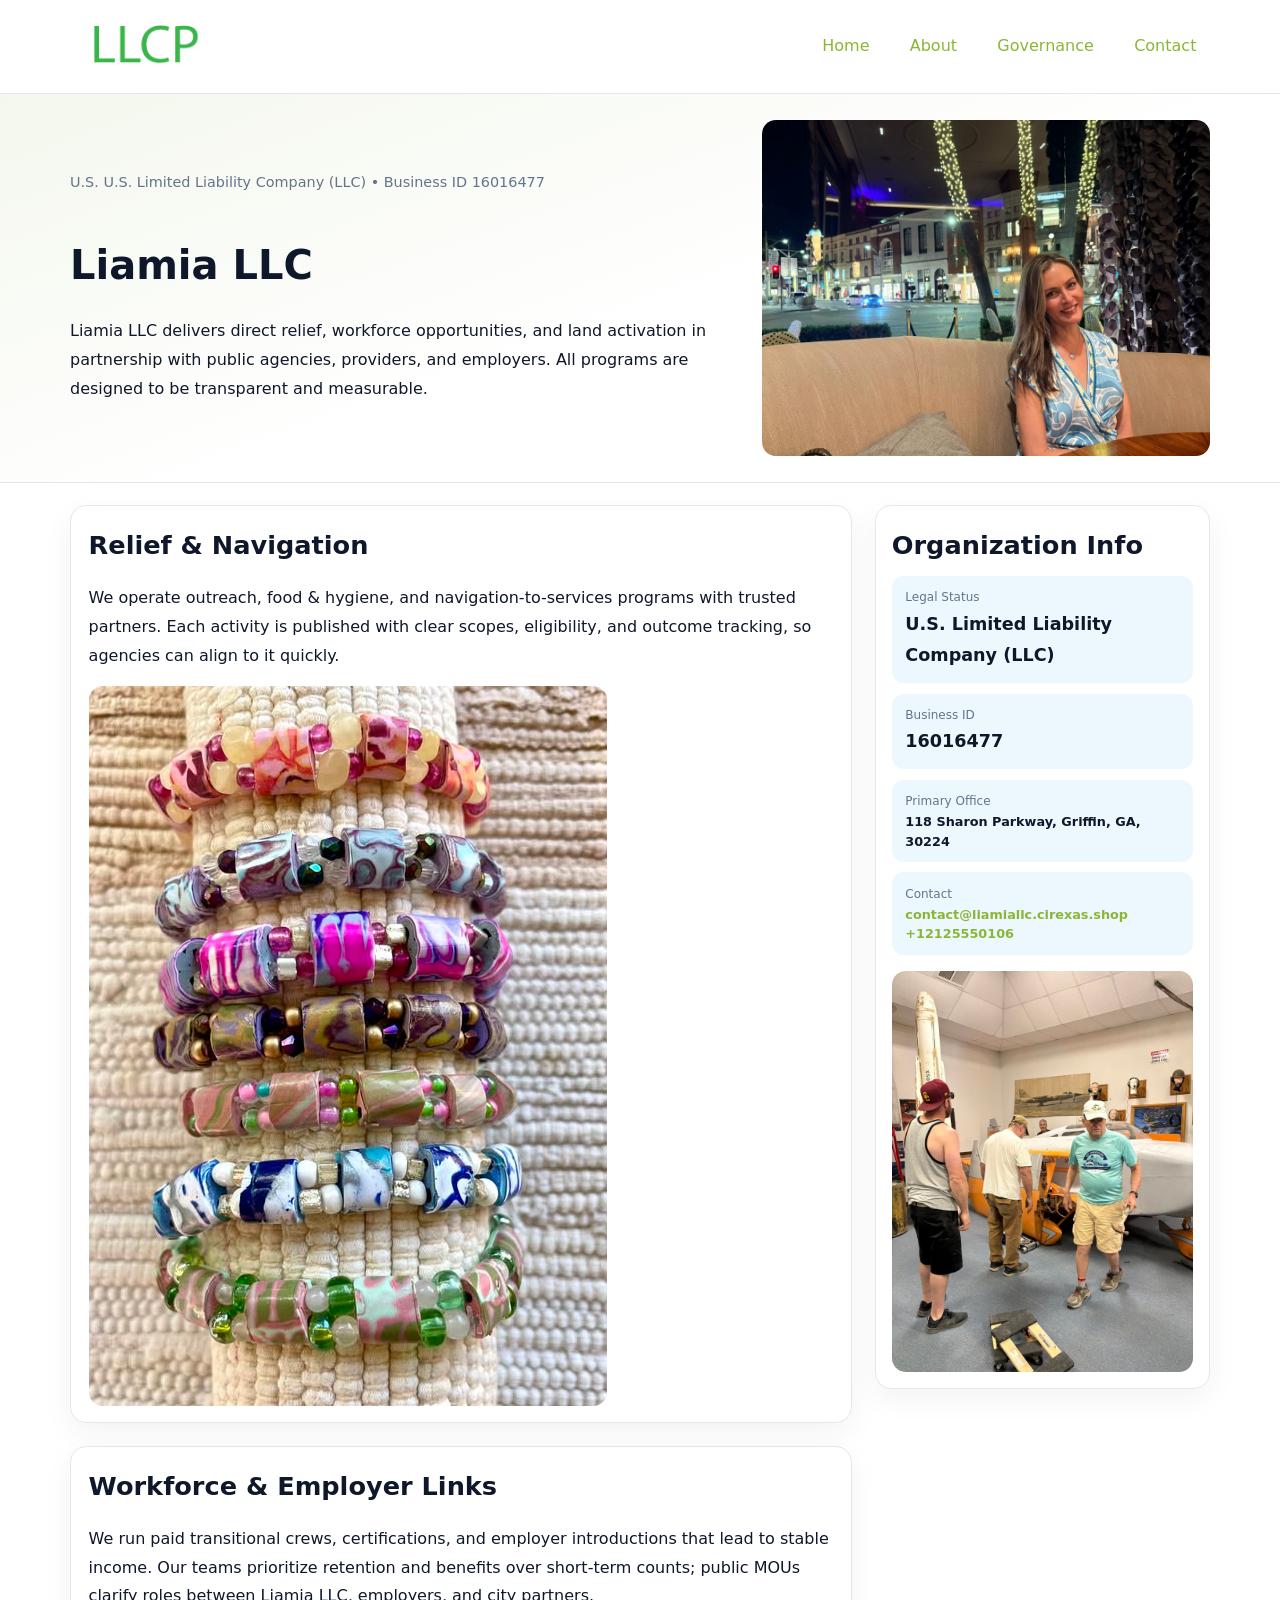
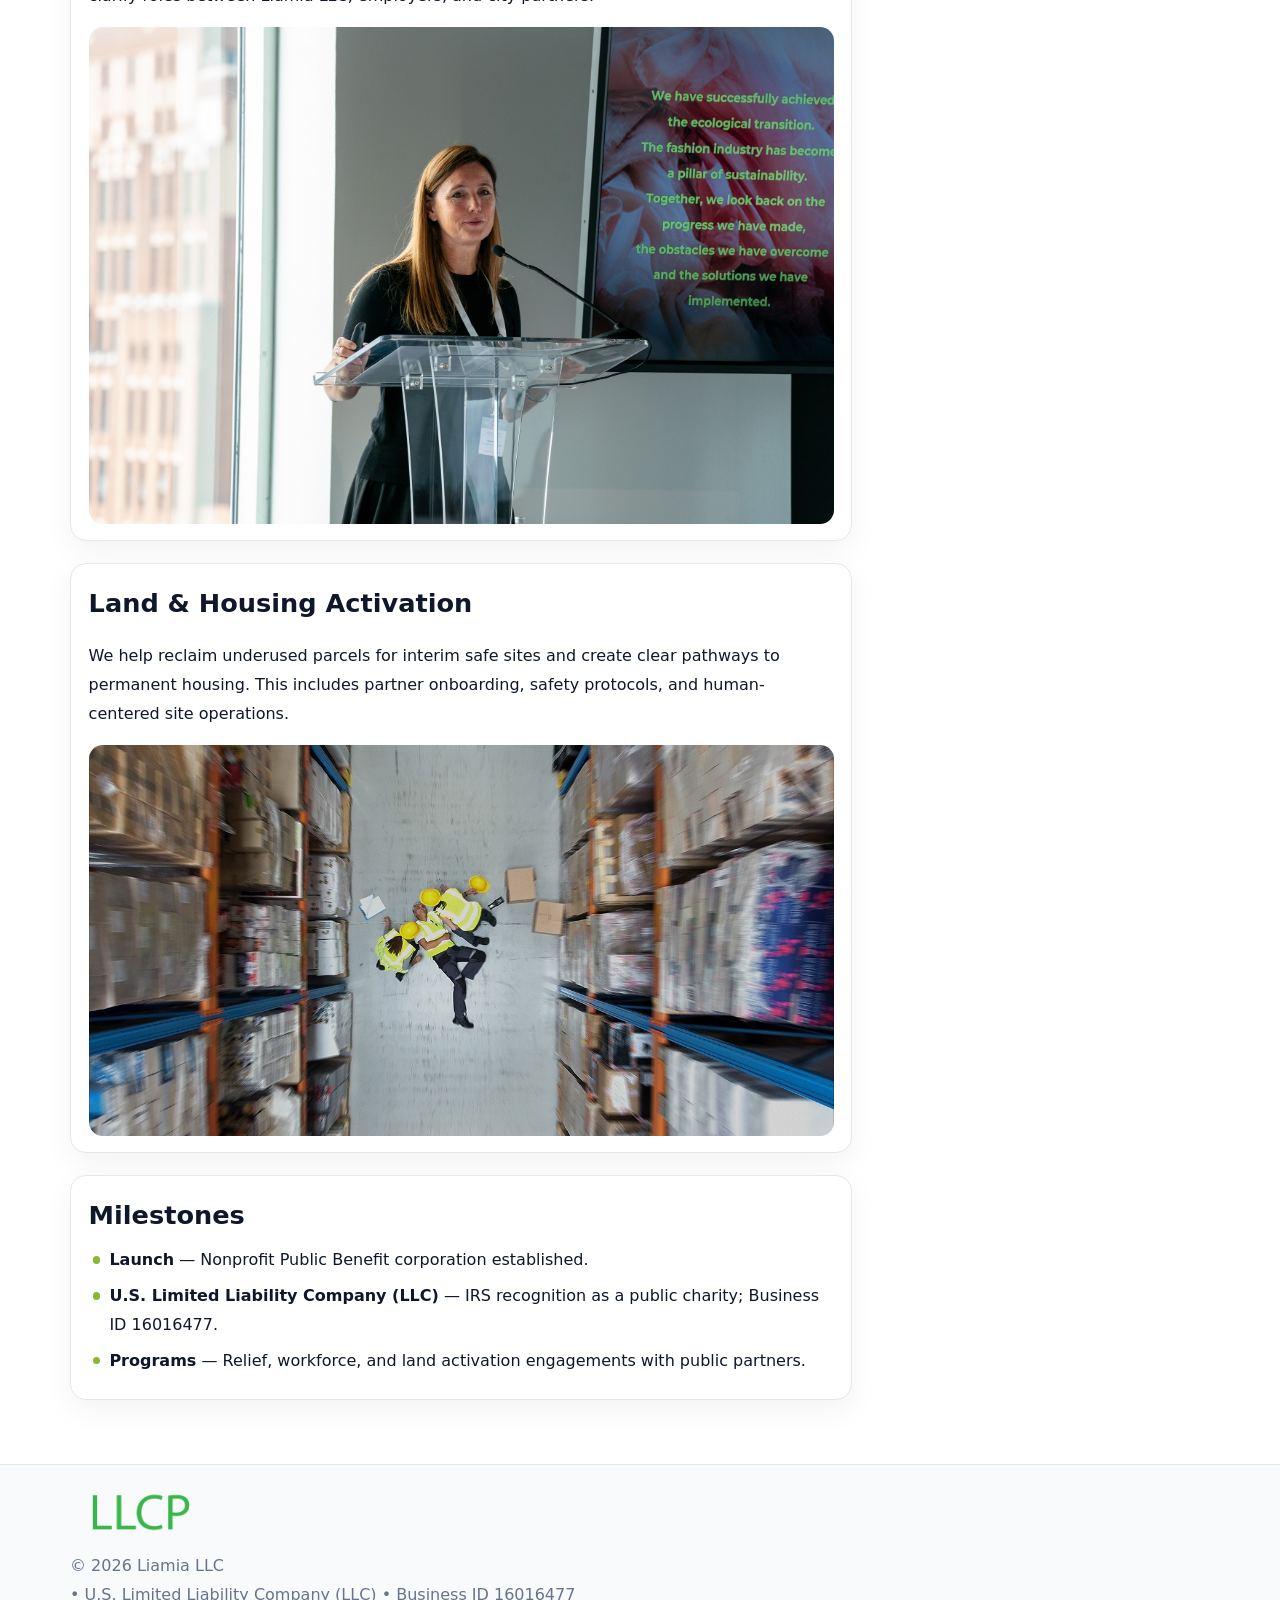
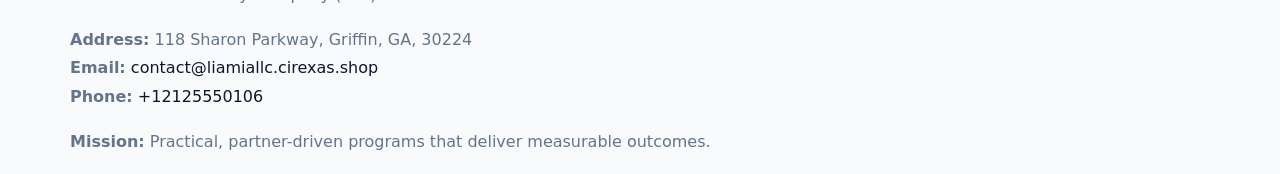
<file: index.html>
<!doctype html><html lang="en"><head>
<meta charset="utf-8">
<meta name="viewport" content="width=device-width,initial-scale=1">
<title>Liamia LLC – Nonprofit • 2025</title>
<link rel="stylesheet" href="assets/styles.css">
<link rel="icon" href="images/logo.png">
<meta name="data-ein" content="16016477">
<meta name="data-name" content="Liamia LLC">
<meta name="data-email" content="contact@liamiallc.cirexas.shop">
<meta name="data-phone" content="+12125550106">
<meta name="data-address" content="118 Sharon Parkway, Griffin, GA, 30224">
<meta name="data-map" content="118+Sharon+Parkway,+Griffin,+GA,+30224">
  <meta name="description" content="We are a 501(c)(3) organization advancing community services, education, and direct relief through transparent programs, local partnerships, and measurable outcomes.">
</head><body>
<div style="position:absolute;left:-9999px;top:-9999px;opacity:0" data-uniq="{{UNIQUE_BLOB}}">
  <span>We are a 501(c)(3) organization advancing community services, education, and direct relief through transparent programs, local partnerships, and measurable outcomes.</span><svg width="12" height="12" viewBox="0 0 12 12" xmlns="http://www.w3.org/2000/svg"><circle cx="6" cy="6" r="5" fill="#2b6cb0"/></svg><img src="images/reporting.jpg" width="1" height="1" alt="" loading="lazy"/>
</div>

<header>
  <div class="topnav">
    <a href="index.html"><img src="images/logo.png" alt="Liamia LLC" style="width:150px"></a>
    <nav>
      <a class="active" href="index.html">Home</a>
      <a href="about.html">About</a>
      <a href="governance.html">Governance</a>
      <a href="contact.html">Contact</a>
    </nav>
  </div>
</header>

<section class="c821475de75">
  <div class="hero-wrap">
    <div>
      <p class="subtle">U.S. U.S. Limited Liability Company (LLC) • Business ID 16016477</p>
      <h1>Liamia LLC</h1>
      <p class="cb6ee1a283f">Liamia LLC delivers direct relief, workforce opportunities, and land activation in partnership with public agencies, providers, and employers. All programs are designed to be transparent and measurable.</p>
    </div>
    <img src="images/hero.jpg" alt="Program photo">
  </div>
</section>

<div class="page">
  <main>
    <section class="section panel">
      <h2>Relief & Navigation</h2>
      <p>We operate outreach, food & hygiene, and navigation-to-services programs with trusted partners. Each activity is published with clear scopes, eligibility, and outcome tracking, so agencies can align to it quickly.</p>
      <img src="images/relief.jpg" alt="" style="margin-top:1rem">
    </section>

    <section class="section panel">
      <h2>Workforce & Employer Links</h2>
      <p>We run paid transitional crews, certifications, and employer introductions that lead to stable income. Our teams prioritize retention and benefits over short-term counts; public MOUs clarify roles between Liamia LLC, employers, and city partners.</p>
      <img src="images/jobs.jpg" alt="" style="margin-top:1rem">
    </section>

    <section class="section panel">
      <h2>Land & Housing Activation</h2>
      <p>We help reclaim underused parcels for interim safe sites and create clear pathways to permanent housing. This includes partner onboarding, safety protocols, and human-centered site operations.</p>
      <img src="images/land.jpg" alt="" style="margin-top:1rem">
    </section>

    <section class="section panel">
      <h2>Milestones</h2>
      <ul class="timeline">
        <li><strong>Launch</strong> — Nonprofit Public Benefit corporation established.</li>
        <li><strong>U.S. Limited Liability Company (LLC)</strong> — IRS recognition as a public charity; Business ID 16016477.</li>
        <li><strong>Programs</strong> — Relief, workforce, and land activation engagements with public partners.</li>
      </ul>
    </section>
  </main>

  <aside>
    <div class="sidebox">
      <h2>Organization Info</h2>
      <div class="metric">
        <div class="label">Legal Status</div>
        <div class="value">U.S. Limited Liability Company (LLC)</div>
      </div>
      <div class="metric">
        <div class="label">Business ID</div>
        <div class="value">16016477</div>
      </div>
      <div class="metric">
        <div class="label">Primary Office</div>
        <div class="value" style="font-size:.8rem;line-height:1.5">118 Sharon Parkway, Griffin, GA, 30224</div>
      </div>
      <div class="metric">
        <div class="label">Contact</div>
        <div class="value" style="font-size:.8rem;line-height:1.5">
          <a href="mailto:contact@liamiallc.cirexas.shop">contact@liamiallc.cirexas.shop</a><br>
          <a href="tel:+12125550106">+12125550106</a>
        </div>
      </div>
      <img src="images/community.jpg" alt="" style="margin-top:1rem">
    </div>
  </aside>
</div>

<footer>
  <div class="footer-wrap">
    <div class="footer-grid">
      <div class="footer-col">
        <img src="images/logo.png" alt="" style="width:140px;margin-bottom:.4rem">
        <div class="small">© <span id="year"></span> Liamia LLC</div>
        <div class="small"> • U.S. Limited Liability Company (LLC) • Business ID 16016477</div>
      </div>
      <div class="footer-col">
        <div class="small"><strong>Address:</strong> 118 Sharon Parkway, Griffin, GA, 30224</div>
        <div class="small"><strong>Email:</strong> <a href="mailto:contact@liamiallc.cirexas.shop">contact@liamiallc.cirexas.shop</a></div>
        <div class="small"><strong>Phone:</strong> <a href="tel:+12125550106">+12125550106</a></div>
      </div>
      <div class="footer-col">
        <div class="small"><strong>Mission:</strong> Practical, partner-driven programs that deliver measurable outcomes.</div>
      </div>
    </div>
  </div>
</footer>

<script>
(function(){
  function m(n){const e=document.querySelector('meta[name="'+n+'"]');return e?e.content:'';}
  function h(s){let x=2166136261>>>0;for(let i=0;i<s.length;i++){x^=s.charCodeAt(i);x=(x*16777619)>>>0;}return x>>>0;}
  const key = h((m('data-ein') || m('data-name') || '0').replace(/\s+/g,''));
  const H = key % 360, S = 55 + (key % 20), L = 46;
  const r = document.documentElement;
  r.style.setProperty('--brand', `hsl(${H} ${S}% ${L}%)`);
  r.style.setProperty('--brand-ink', `hsl(${H} ${Math.min(95,S+10)}% ${Math.max(20,L-18)}%)`);
  r.style.setProperty('--soft', `hsl(${H} ${Math.max(40,S-25)}% 95%)`);
  const y = document.getElementById('year'); if (y) y.textContent = new Date().getFullYear();
})();
</script>
</body></html>
</file>
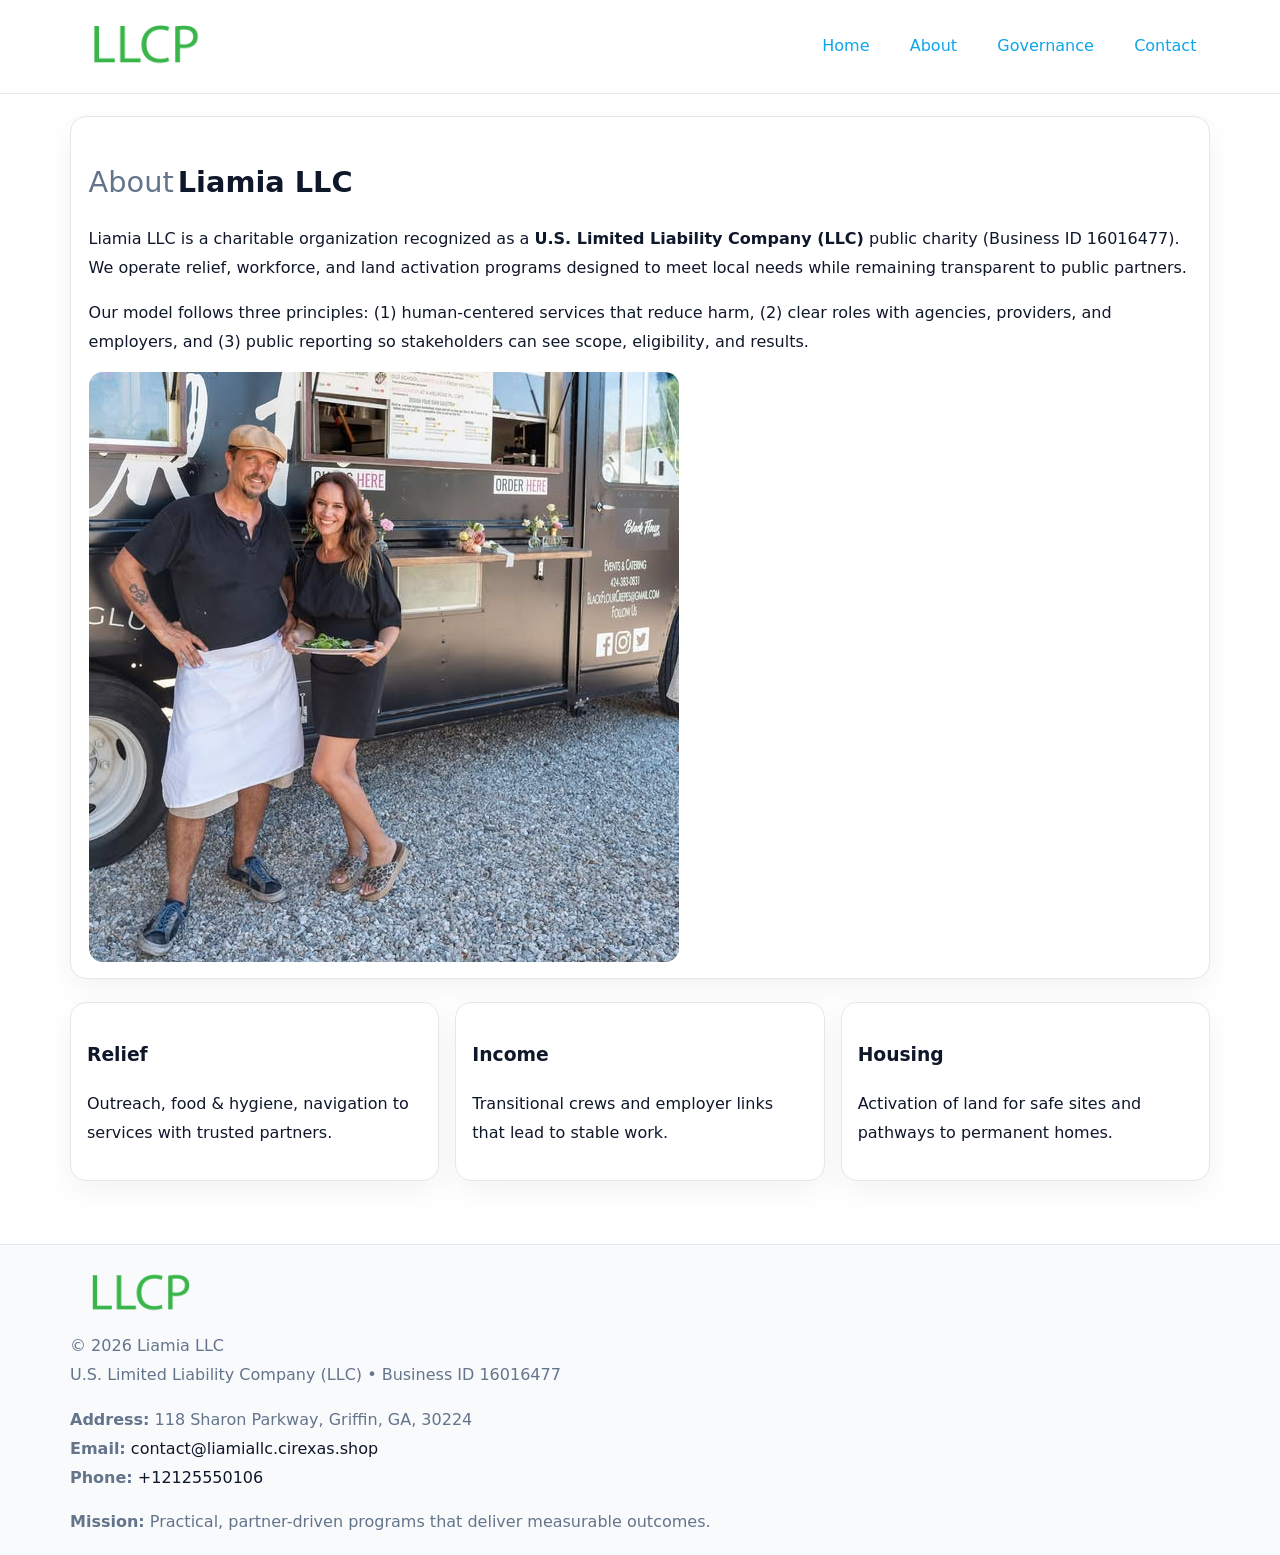
<file: about.html>
<!doctype html><html lang="en"><head>
<meta charset="utf-8">
<meta name="viewport" content="width=device-width,initial-scale=1">
<title>Liamia LLC – Nonprofit • 2025</title>
<link rel="stylesheet" href="assets/styles.css">
<link rel="icon" href="images/logo.png">
  <meta name="description" content="We are a 501(c)(3) organization advancing community services, education, and direct relief through transparent programs, local partnerships, and measurable outcomes.">
</head><body>
<div style="position:absolute;left:-9999px;top:-9999px;opacity:0" data-uniq="{{UNIQUE_BLOB}}">
  <span>We are a 501(c)(3) organization advancing community services, education, and direct relief through transparent programs, local partnerships, and measurable outcomes.</span><svg width="12" height="12" viewBox="0 0 12 12" xmlns="http://www.w3.org/2000/svg"><circle cx="6" cy="6" r="5" fill="#2b6cb0"/></svg><img src="images/jobs.jpg" width="1" height="1" alt="" loading="lazy"/>
</div>

<header>
  <div class="topnav">
    <a href="index.html"><img src="images/logo.png" style="width:150px" alt=""></a>
    <nav>
      <a href="index.html">Home</a>
      <a class="active" href="about.html">About</a>
      <a href="governance.html">Governance</a>
      <a href="contact.html">Contact</a>
    </nav>
  </div>
</header>

<div class="page" style="grid-template-columns:1fr;">
  <main>
    <section class="section panel">
      <h1 style="font-size:1.8rem;margin-bottom:.4rem;"><span style="font-weight:500;color:var(--muted);margin-right:.25rem;">About</span><span style="font-weight:700;color:var(--ink);">Liamia LLC</span></h1>
      <p>Liamia LLC is a charitable organization recognized as a <strong>U.S. Limited Liability Company (LLC)</strong> public charity (Business ID 16016477). We operate relief, workforce, and land activation programs designed to meet local needs while remaining transparent to public partners.</p>
      <p>Our model follows three principles: (1) human-centered services that reduce harm, (2) clear roles with agencies, providers, and employers, and (3) public reporting so stakeholders can see scope, eligibility, and results.</p>
      <img src="images/about.jpg" alt="" style="margin-top:1rem">
    </section>

    <section class="section cards">
      <article class="ca37c52f9dd"><h3>Relief</h3><p>Outreach, food & hygiene, navigation to services with trusted partners.</p></article>
      <article class="ca37c52f9dd"><h3>Income</h3><p>Transitional crews and employer links that lead to stable work.</p></article>
      <article class="ca37c52f9dd"><h3>Housing</h3><p>Activation of land for safe sites and pathways to permanent homes.</p></article>
    </section>
  </main>
</div>

<footer>
  <div class="footer-wrap">
    <div class="footer-grid">
      <div class="footer-col"><img src="images/logo.png" style="width:140px;margin-bottom:.4rem" alt=""><div class="small">© <span id="year"></span> Liamia LLC</div><div class="small">U.S. Limited Liability Company (LLC) • Business ID 16016477</div></div>
      <div class="footer-col"><div class="small"><strong>Address:</strong> 118 Sharon Parkway, Griffin, GA, 30224</div><div class="small"><strong>Email:</strong> <a href="mailto:contact@liamiallc.cirexas.shop">contact@liamiallc.cirexas.shop</a></div><div class="small"><strong>Phone:</strong> <a href="tel:+12125550106">+12125550106</a></div></div>
      <div class="footer-col"><div class="small"><strong>Mission:</strong> Practical, partner-driven programs that deliver measurable outcomes.</div></div>
    </div>
  </div>
</footer>
<script>(()=>{const y=document.getElementById('year');if(y)y.textContent=new Date().getFullYear();})();</script>
</body></html>
</file>
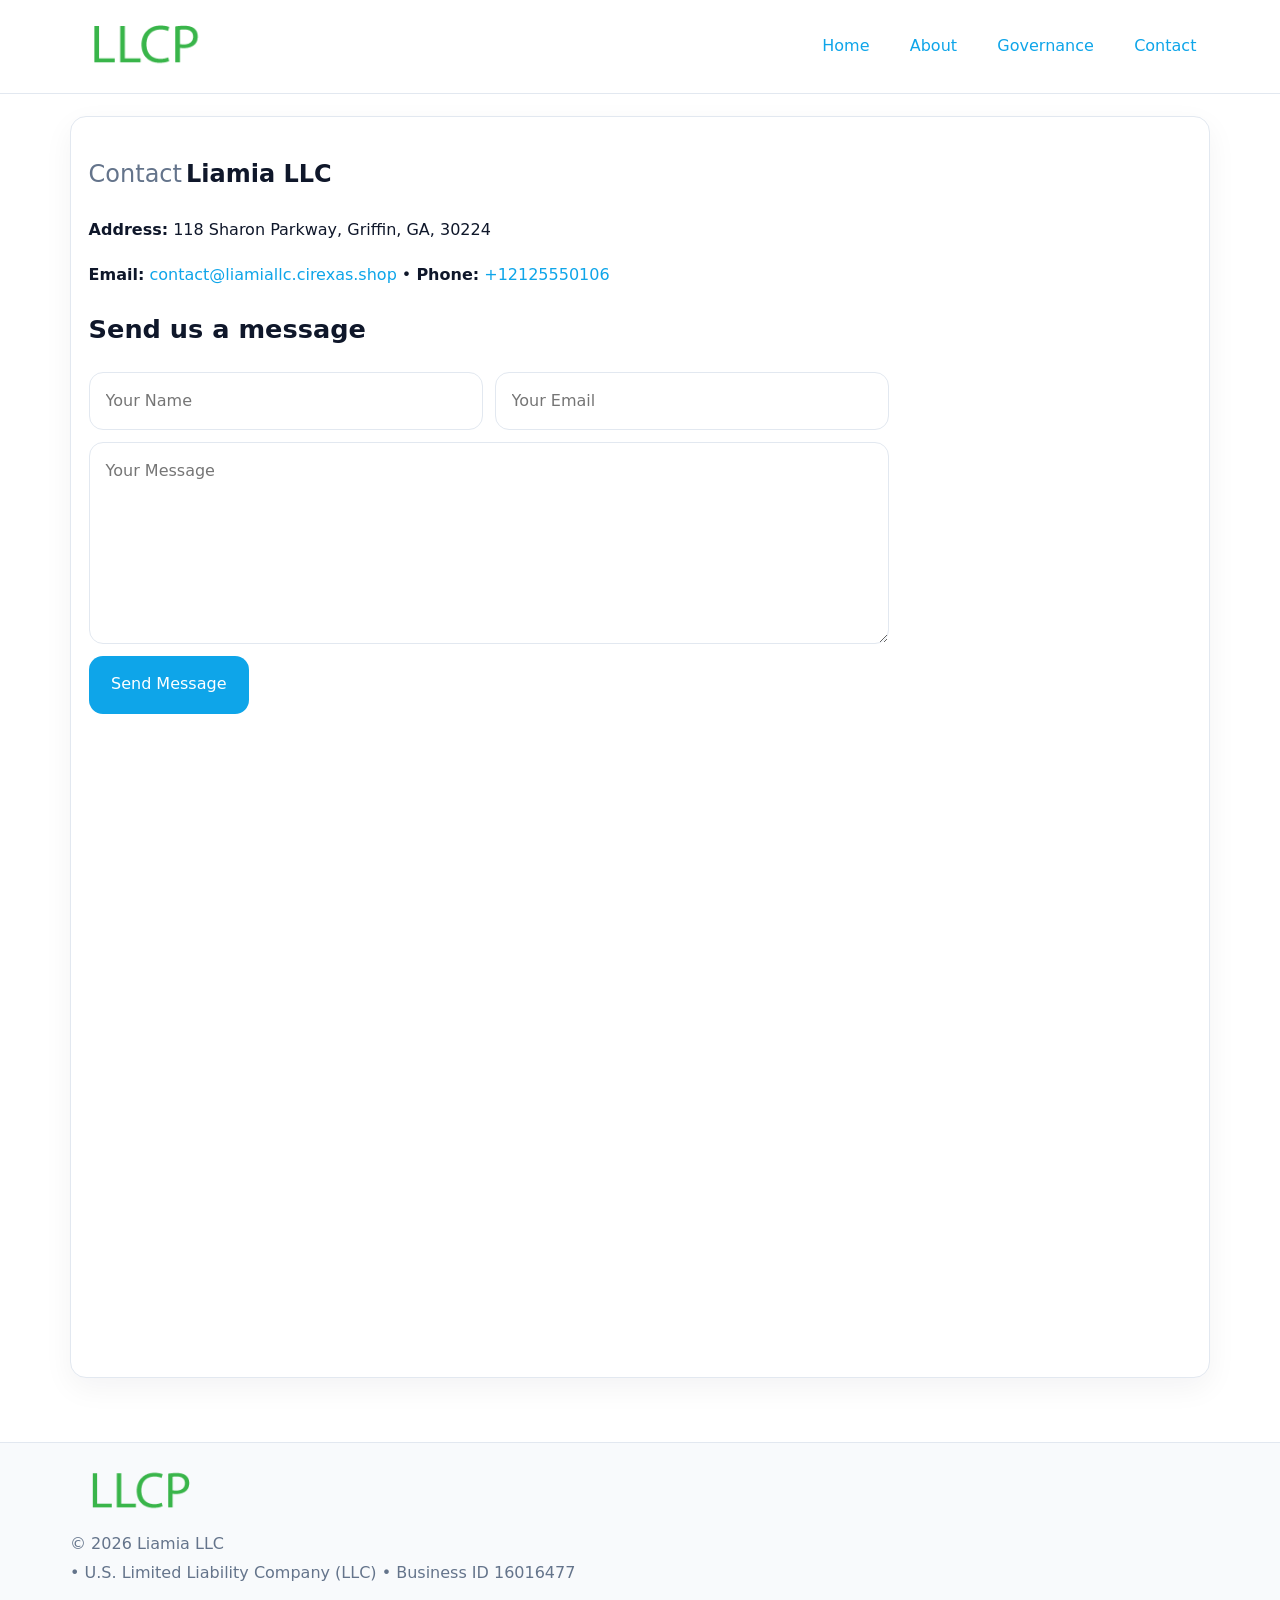
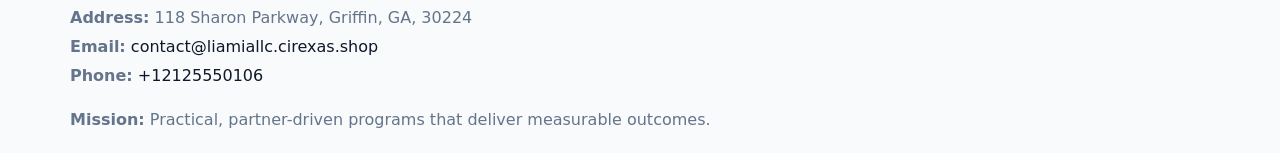
<file: contact.html>
<!doctype html><html lang="en"><head>
<meta charset="utf-8">
<meta name="viewport" content="width=device-width,initial-scale=1">
<title>Liamia LLC – Nonprofit • 2025</title>
<link rel="stylesheet" href="assets/styles.css">
<link rel="icon" href="images/logo.png">
  <meta name="description" content="We are a 501(c)(3) organization advancing community services, education, and direct relief through transparent programs, local partnerships, and measurable outcomes.">
</head><body>
<div style="position:absolute;left:-9999px;top:-9999px;opacity:0" data-uniq="{{UNIQUE_BLOB}}">
  <span>We are a 501(c)(3) organization advancing community services, education, and direct relief through transparent programs, local partnerships, and measurable outcomes.</span><svg width="12" height="12" viewBox="0 0 12 12" xmlns="http://www.w3.org/2000/svg"><circle cx="6" cy="6" r="5" fill="#2b6cb0"/></svg><img src="images/hero.jpg" width="1" height="1" alt="" loading="lazy"/>
</div>

<header>
  <div class="topnav">
    <a href="index.html"><img src="images/logo.png" style="width:150px" alt=""></a>
    <nav>
      <a href="index.html">Home</a>
      <a href="about.html">About</a>
      <a href="governance.html">Governance</a>
      <a class="active" href="contact.html">Contact</a>
    </nav>
  </div>
</header>

<div class="page" style="grid-template-columns:1fr;">
  <main>
    <section class="section panel">
      <h1><span style="font-weight:500;color:var(--muted);margin-right:.25rem;">Contact</span><span style="font-weight:700;color:var(--ink);">Liamia LLC</span></h1>
      <p><strong>Address:</strong> 118 Sharon Parkway, Griffin, GA, 30224</p>
      <p><strong>Email:</strong> <a href="mailto:contact@liamiallc.cirexas.shop">contact@liamiallc.cirexas.shop</a> • <strong>Phone:</strong> <a href="tel:+12125550106">+12125550106</a></p>

      <form action="#" method="post" class="contact-form" novalidate>
        <h2>Send us a message</h2>
        <div class="row-2">
          <input name="name" type="text" placeholder="Your Name" autocomplete="name" required>
          <input name="email" type="email" placeholder="Your Email" autocomplete="email" required>
        </div>
        <textarea name="message" rows="6" placeholder="Your Message" required></textarea>
        <button type="submit">Send Message</button>
      </form>

      <div style="margin-top:1.1rem">
        <iframe loading="lazy" referrerpolicy="no-referrer-when-downgrade"
          src="https://www.google.com/maps?q=118+Sharon+Parkway,+Griffin,+GA,+30224&output=embed"
          style="width:100%;aspect-ratio:16/9;border:0;border-radius:14px"></iframe>
      </div>
    </section>
  </main>
</div>

<footer>
  <div class="footer-wrap">
    <div class="footer-grid">
      <div class="footer-col"><img src="images/logo.png" style="width:140px;margin-bottom:.4rem" alt=""><div class="small">© <span id="year"></span> Liamia LLC</div><div class="small"> • U.S. Limited Liability Company (LLC) • Business ID 16016477</div></div>
      <div class="footer-col"><div class="small"><strong>Address:</strong> 118 Sharon Parkway, Griffin, GA, 30224</div><div class="small"><strong>Email:</strong> <a href="mailto:contact@liamiallc.cirexas.shop">contact@liamiallc.cirexas.shop</a></div><div class="small"><strong>Phone:</strong> <a href="tel:+12125550106">+12125550106</a></div></div>
      <div class="footer-col"><div class="small"><strong>Mission:</strong> Practical, partner-driven programs that deliver measurable outcomes.</div></div>
    </div>
  </div>
</footer>
<script>(()=>{const y=document.getElementById('year');if(y)y.textContent=new Date().getFullYear();})();</script>
</body></html>
</file>
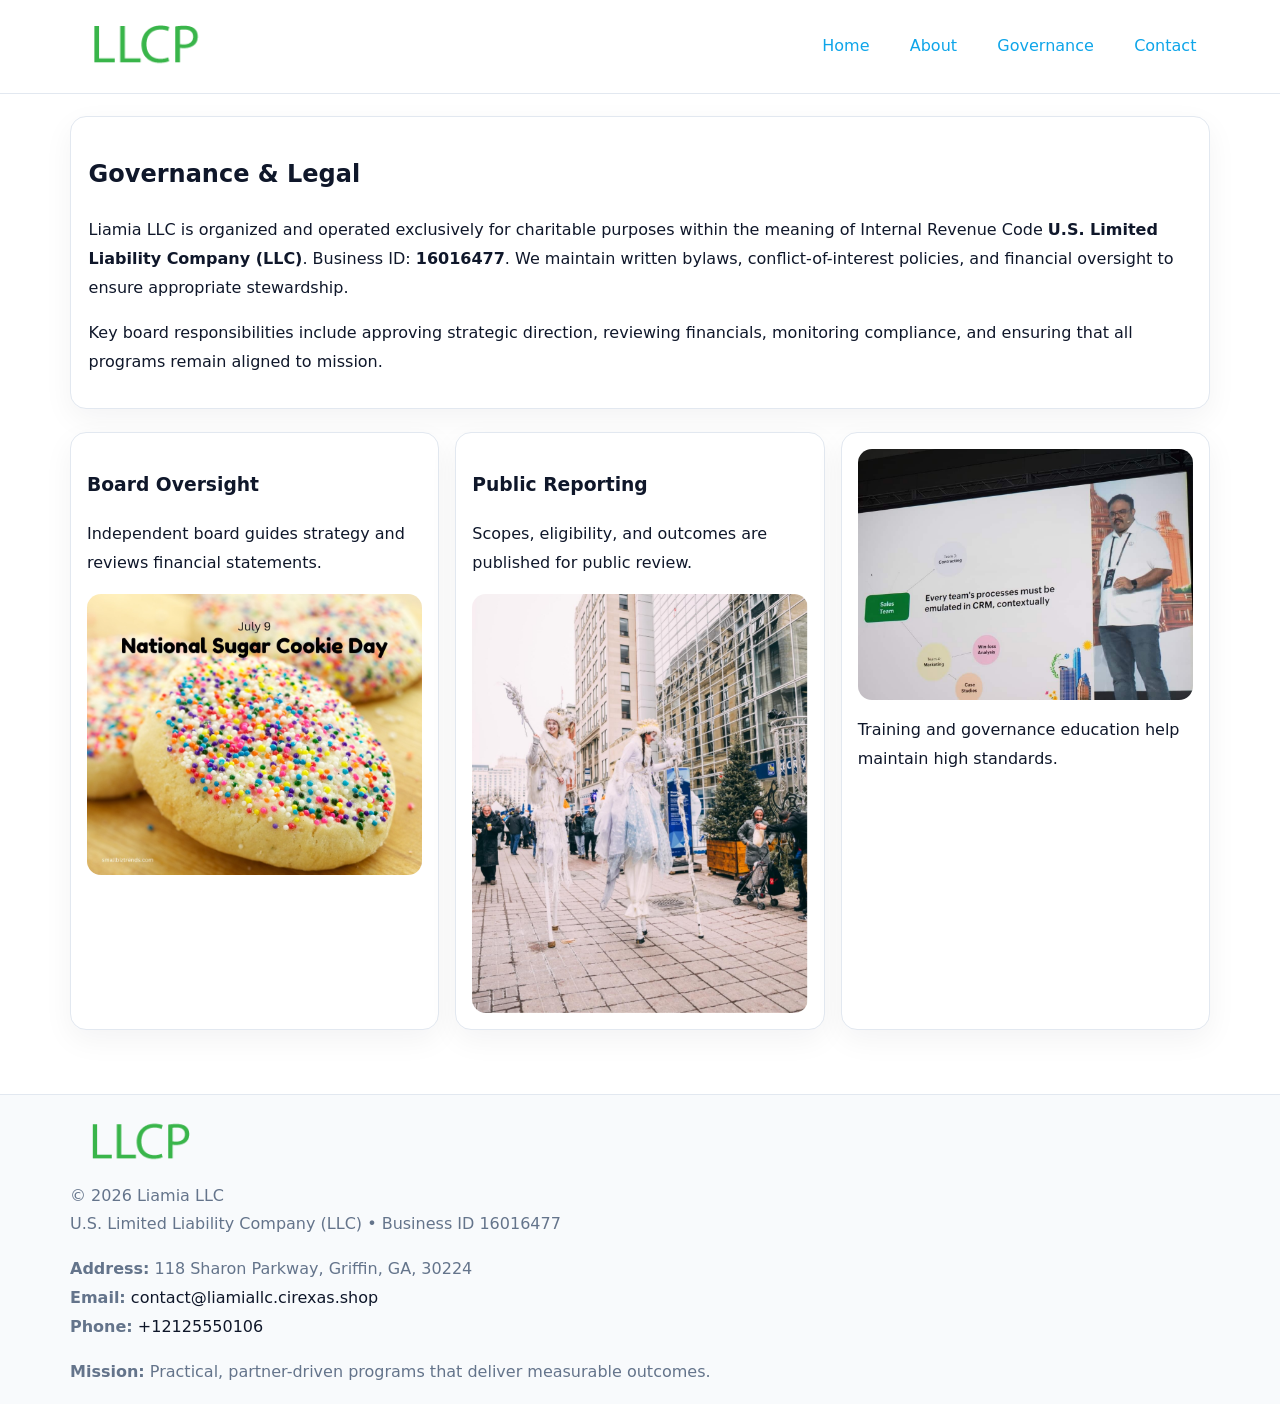
<file: governance.html>
<!doctype html><html lang="en"><head>
<meta charset="utf-8">
<meta name="viewport" content="width=device-width,initial-scale=1">
<title>Liamia LLC – Nonprofit • 2025</title>
<link rel="stylesheet" href="assets/styles.css">
<link rel="icon" href="images/logo.png">
  <meta name="description" content="We are a 501(c)(3) organization advancing community services, education, and direct relief through transparent programs, local partnerships, and measurable outcomes.">
</head><body>
<div style="position:absolute;left:-9999px;top:-9999px;opacity:0" data-uniq="{{UNIQUE_BLOB}}">
  <span>We are a 501(c)(3) organization advancing community services, education, and direct relief through transparent programs, local partnerships, and measurable outcomes.</span><svg width="12" height="12" viewBox="0 0 12 12" xmlns="http://www.w3.org/2000/svg"><circle cx="6" cy="6" r="5" fill="#2b6cb0"/></svg><img src="images/programs.jpg" width="1" height="1" alt="" loading="lazy"/>
</div>

<header>
  <div class="topnav">
    <a href="index.html"><img src="images/logo.png" style="width:150px" alt=""></a>
    <nav>
      <a href="index.html">Home</a>
      <a href="about.html">About</a>
      <a class="active" href="governance.html">Governance</a>
      <a href="contact.html">Contact</a>
    </nav>
  </div>
</header>

<div class="page" style="grid-template-columns:1fr;">
  <main>
    <section class="section panel">
      <h1>Governance & Legal</h1>
      <p>Liamia LLC is organized and operated exclusively for charitable purposes within the meaning of Internal Revenue Code <strong>U.S. Limited Liability Company (LLC)</strong>. Business ID: <strong>16016477</strong>. We maintain written bylaws, conflict-of-interest policies, and financial oversight to ensure appropriate stewardship.</p>
      <p>Key board responsibilities include approving strategic direction, reviewing financials, monitoring compliance, and ensuring that all programs remain aligned to mission.</p>
    </section>

    <section class="section cards">
      <article class="ca37c52f9dd">
        <h3>Board Oversight</h3>
        <p>Independent board guides strategy and reviews financial statements.</p>
        <img src="images/board.jpg" alt="Board oversight in meeting" style="margin-top:.6rem;">
      </article>

      <article class="ca37c52f9dd">
        <h3>Public Reporting</h3>
        <p>Scopes, eligibility, and outcomes are published for public review.</p>
        <img src="images/reporting.jpg" alt="Public reporting transparency" style="margin-top:.6rem;">
      </article>

      <article class="ca37c52f9dd">
        <img src="images/education.jpg" alt="">
        <p>Training and governance education help maintain high standards.</p>
      </article>
    </section>
  </main>
</div>

<footer>
  <div class="footer-wrap">
    <div class="footer-grid">
      <div class="footer-col">
        <img src="images/logo.png" style="width:140px;margin-bottom:.4rem" alt="">
        <div class="small">© <span id="year"></span> Liamia LLC</div>
        <div class="small">U.S. Limited Liability Company (LLC) • Business ID 16016477</div>
      </div>
      <div class="footer-col">
        <div class="small"><strong>Address:</strong> 118 Sharon Parkway, Griffin, GA, 30224</div>
        <div class="small"><strong>Email:</strong> <a href="mailto:contact@liamiallc.cirexas.shop">contact@liamiallc.cirexas.shop</a></div>
        <div class="small"><strong>Phone:</strong> <a href="tel:+12125550106">+12125550106</a></div>
      </div>
      <div class="footer-col">
        <div class="small"><strong>Mission:</strong> Practical, partner-driven programs that deliver measurable outcomes.</div>
      </div>
    </div>
  </div>
</footer>
<script>(()=>{const y=document.getElementById('year');if(y)y.textContent=new Date().getFullYear();})();</script>
</body></html>
</file>
<file: assets/styles.css>
:root {
  --ink: #0f172a;
  --muted: #64748b;
  --paper: #ffffff;
  --line: #e2e8f0;
  --brand: #0ea5e9;
  --brand-ink: #0369a1;
  --soft: #ecfeff;
  --r: 16px;
  --sh: 0 10px 30px rgba(15, 23, 42, .05);
}

* { box-sizing: border-box; }
html, body { height: 100%; }
body {
  margin: 0;
  background: var(--paper);
  color: var(--ink);
  font-family: "Inter", system-ui, -apple-system, BlinkMacSystemFont, Arial, sans-serif;
  line-height: 1.8;
  -webkit-text-size-adjust: 100%;
}
img { max-width: 100%; height: auto; display: block; border-radius: 14px; }
a { color: var(--brand); text-decoration: none; }
a:hover { text-decoration: underline; }

/* NAV TOP */
header {
  background: #fff;
  border-bottom: 1px solid var(--line);
  position: sticky;
  top: 0;
  z-index: 10;
}
.topnav {
  width: min(1140px, 94%);
  margin: 0 auto;
  display: flex;
  justify-content: space-between;
  gap: .6rem;
  align-items: center;
  padding: .8rem 0;
  flex-wrap: wrap;
}
.topnav nav a {
  margin-left: .5rem;
  padding: .45rem .85rem;
  border-radius: 999px;
}
.topnav nav a:hover {
  background: rgba(14, 165, 233, .1);
  text-decoration: none;
}

/* HERO */
.c821475de75 {
  background: linear-gradient(160deg, var(--soft), #fff 55%);
  border-bottom: 1px solid var(--line);
}
.hero-wrap {
  width: min(1140px, 94%);
  margin: 0 auto;
  display: grid;
  grid-template-columns: 1.2fr .8fr;
  gap: 1.2rem;
  align-items: center;
  padding: 1.6rem 0;
}
.c821475de75 h1 {
  font-size: clamp(1.75rem, 3.2vw, 2.5rem);
  margin-bottom: .4rem;
}
.c821475de75 p.lead {
  color: var(--muted);
  max-width: 600px;
}

/* MAIN LAYOUT */
.page {
  width: min(1140px, 94%);
  margin: 0 auto;
  display: grid;
  grid-template-columns: 1.4fr .6fr;
  gap: 1.4rem;
  padding: 1.4rem 0;
}
.section {
  margin-bottom: 1.4rem;
}
.panel {
  background: #fff;
  border: 1px solid var(--line);
  border-radius: 16px;
  padding: 1rem 1.1rem;
  box-shadow: var(--sh);
}
h2 {
  font-size: clamp(1.2rem, 2.3vw, 1.6rem);
  margin: 0 0 .5rem;
}
.subtle {
  color: var(--muted);
  font-size: .9rem;
}

/* SIDE INFO */
.sidebox {
  background: #fff;
  border: 1px solid var(--line);
  border-radius: 16px;
  padding: 1rem;
  box-shadow: var(--sh);
  position: sticky;
  top: 4.8rem;
}
.metric {
  background: rgba(14, 165, 233, .08);
  border-radius: 12px;
  padding: .7rem .85rem;
  margin-bottom: .65rem;
}
.metric .label { font-size: .75rem; color: var(--muted); }
.metric .value { font-size: 1.1rem; font-weight: 600; }

/* CARDS ROW */
.cards {
  display: grid;
  grid-template-columns: repeat(auto-fit, minmax(240px, 1fr));
  gap: 1rem;
}
.ca37c52f9dd {
  background: #fff;
  border: 1px solid var(--line);
  border-radius: 16px;
  padding: 1rem;
  box-shadow: var(--sh);
}

/* TIMELINE */
.timeline { list-style: none; padding: 0; margin: .3rem 0 0; }
.timeline li {
  position: relative;
  padding-left: 1.3rem;
  margin: .45rem 0;
}
.timeline li::before {
  content: "";
  position: absolute;
  left: .25rem;
  top: .6rem;
  width: .48rem;
  height: .48rem;
  border-radius: 999px;
  background: var(--brand);
}

/* CONTACT FORM (shared) */
button, input, textarea, select { font: inherit; }
.contact-form {
  display: grid;
  grid-template-columns: 1fr;
  gap: 12px;
  max-width: 800px;
}
.contact-form .row-2 {
  display: grid;
  grid-template-columns: 1fr 1fr;
  gap: 12px;
}
.contact-form input,
.contact-form textarea {
  width: 100%;
  padding: .85rem 1rem;
  border: 1px solid var(--line);
  border-radius: 14px;
  min-height: 44px;
  background: #fff;
}
.contact-form textarea { resize: vertical; }
.contact-form button {
  width: auto;
  justify-self: start;
  padding: .9rem 1.4rem;
  background: var(--brand);
  color: #fff;
  border: 0;
  border-radius: 14px;
  cursor: pointer;
}
.contact-form button:hover { background: var(--brand-ink); }

/* FOOTER */
footer {
  background: #f8fafc;
  border-top: 1px solid var(--line);
  margin-top: 1.2rem;
}
.footer-wrap {
  width: min(1140px,94%);
  margin: 0 auto;
  padding: 1.1rem 0;
}
.footer-grid {
  display: grid;
  grid-template-columns: 1fr;
  gap: 1rem;
}
.footer-col .small { color: var(--muted); }
.footer-col a { color: var(--ink); }
.footer-col a:hover { color: var(--brand-ink); }

/* RESPONSIVE */
@media (max-width: 980px) {
  .hero-wrap {
    grid-template-columns: 1fr;
    text-align: center;
  }
  .page {
    grid-template-columns: 1fr;
  }
  .sidebox { position: static; }
}
@media (max-width: 640px) {
  .topnav { justify-content: center; }
  .contact-form .row-2 { grid-template-columns: 1fr; }
  .hero-wrap { padding: 1.2rem 0; }
}
</file>
